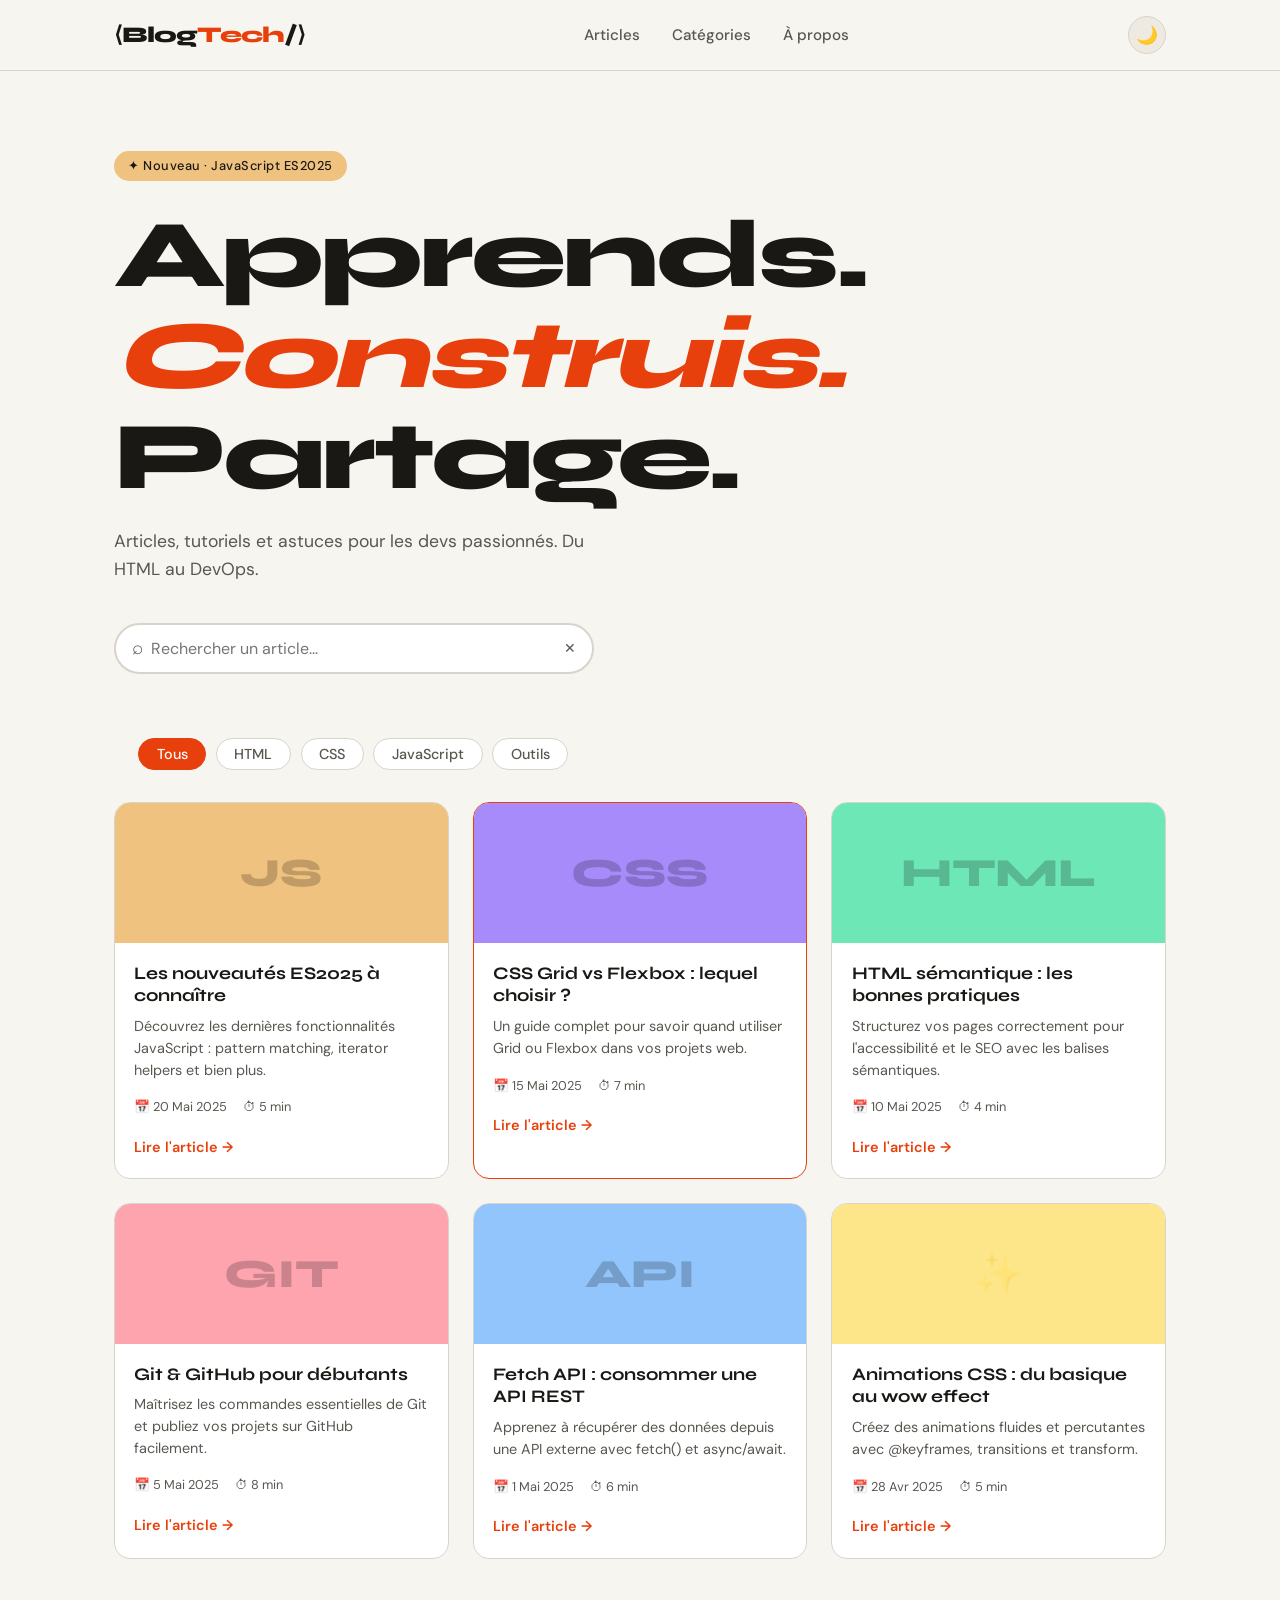
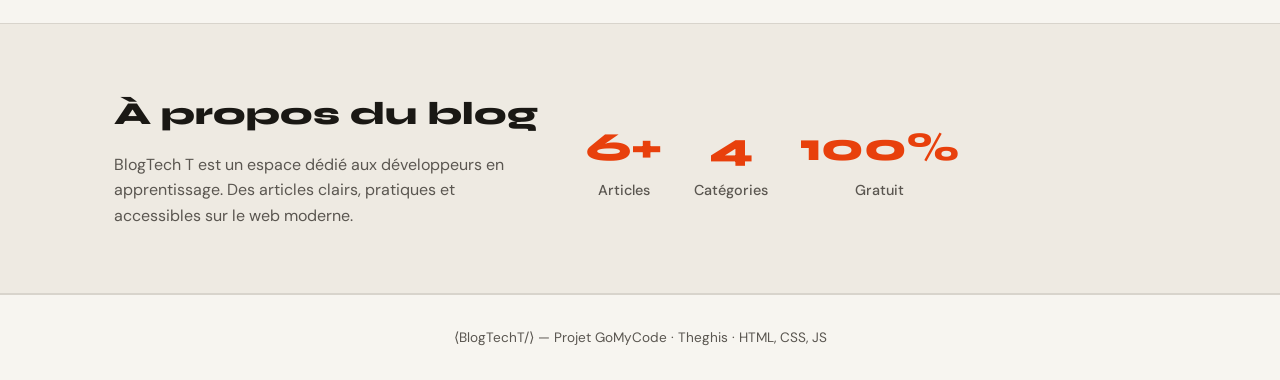
<file: index.html>
<!DOCTYPE html>
<html lang="fr" data-theme="light">
<head>
  <meta charset="UTF-8" />
  <meta name="viewport" content="width=device-width, initial-scale=1.0"/>
  <title>Blog Tech T — Articles & Tutoriels</title>
  <link rel="preconnect" href="https://fonts.googleapis.com">
  <link href="https://fonts.googleapis.com/css2?family=Syne:wght@700;800&family=DM+Sans:ital,wght@0,400;0,500;1,400&display=swap" rel="stylesheet">
  <link rel="stylesheet" href="style.css"/>
</head>
<body>

  <!-- HEADER -->
  <header class="header">
    <div class="header__inner">
      <a href="index.html" class="logo">⟨Blog<span>Tech</span>/⟩</a>
      <nav class="nav" id="nav">
        <a href="#articles">Articles</a>
        <a href="#categories">Catégories</a>
        <a href="#about">À propos</a>
      </nav>
      <div class="header__actions">
        <button class="theme-toggle" id="themeToggle" aria-label="Toggle dark mode">🌙</button>
        <button class="burger" id="burger" aria-label="Menu">
          <span></span><span></span><span></span>
        </button>
      </div>
    </div>
  </header>

  <!-- HERO -->
  <section class="hero">
    <div class="hero__tag">✦ Nouveau · JavaScript ES2025</div>
    <h1 class="hero__title">Apprends.<br><em>Construis.</em><br>Partage.</h1>
    <p class="hero__sub">Articles, tutoriels et astuces pour les devs passionnés. Du HTML au DevOps.</p>
    <div class="search-bar">
      <span class="search-icon">⌕</span>
      <input type="text" id="searchInput" placeholder="Rechercher un article..." />
      <button onclick="clearSearch()">✕</button>
    </div>
  </section>

  <!-- CATEGORIES -->
  <section class="categories" id="categories">
    <div class="container">
      <div class="filters" id="filters">
        <button class="filter-btn active" data-cat="all">Tous</button>
        <button class="filter-btn" data-cat="html">HTML</button>
        <button class="filter-btn" data-cat="css">CSS</button>
        <button class="filter-btn" data-cat="javascript">JavaScript</button>
        <button class="filter-btn" data-cat="outils">Outils</button>
      </div>
    </div>
  </section>

  <!-- ARTICLES GRID -->
  <main class="container" id="articles">
    <div class="articles-grid" id="articlesGrid">

      <article class="card" data-cat="javascript">
        <div class="card__badge">JavaScript</div>
        <div class="card__img" style="background:#f0c27f;">
          <span>JS</span>
        </div>
        <div class="card__body">
          <h2 class="card__title">Les nouveautés ES2025 à connaître</h2>
          <p class="card__desc">Découvrez les dernières fonctionnalités JavaScript : pattern matching, iterator helpers et bien plus.</p>
          <div class="card__meta">
            <span>📅 20 Mai 2025</span>
            <span>⏱ 5 min</span>
          </div>
          <a href="article.html" class="card__link">Lire l'article →</a>
        </div>
      </article>

      <article class="card featured" data-cat="css">
        <div class="card__badge">CSS</div>
        <div class="card__img" style="background:#a78bfa;">
          <span>CSS</span>
        </div>
        <div class="card__body">
          <h2 class="card__title">CSS Grid vs Flexbox : lequel choisir ?</h2>
          <p class="card__desc">Un guide complet pour savoir quand utiliser Grid ou Flexbox dans vos projets web.</p>
          <div class="card__meta">
            <span>📅 15 Mai 2025</span>
            <span>⏱ 7 min</span>
          </div>
          <a href="article.html" class="card__link">Lire l'article →</a>
        </div>
      </article>

      <article class="card" data-cat="html">
        <div class="card__badge">HTML</div>
        <div class="card__img" style="background:#6ee7b7;">
          <span>HTML</span>
        </div>
        <div class="card__body">
          <h2 class="card__title">HTML sémantique : les bonnes pratiques</h2>
          <p class="card__desc">Structurez vos pages correctement pour l'accessibilité et le SEO avec les balises sémantiques.</p>
          <div class="card__meta">
            <span>📅 10 Mai 2025</span>
            <span>⏱ 4 min</span>
          </div>
          <a href="article.html" class="card__link">Lire l'article →</a>
        </div>
      </article>

      <article class="card" data-cat="outils">
        <div class="card__badge">Outils</div>
        <div class="card__img" style="background:#fda4af;">
          <span>GIT</span>
        </div>
        <div class="card__body">
          <h2 class="card__title">Git & GitHub pour débutants</h2>
          <p class="card__desc">Maîtrisez les commandes essentielles de Git et publiez vos projets sur GitHub facilement.</p>
          <div class="card__meta">
            <span>📅 5 Mai 2025</span>
            <span>⏱ 8 min</span>
          </div>
          <a href="article.html" class="card__link">Lire l'article →</a>
        </div>
      </article>

      <article class="card" data-cat="javascript">
        <div class="card__badge">JavaScript</div>
        <div class="card__img" style="background:#93c5fd;">
          <span>API</span>
        </div>
        <div class="card__body">
          <h2 class="card__title">Fetch API : consommer une API REST</h2>
          <p class="card__desc">Apprenez à récupérer des données depuis une API externe avec fetch() et async/await.</p>
          <div class="card__meta">
            <span>📅 1 Mai 2025</span>
            <span>⏱ 6 min</span>
          </div>
          <a href="article.html" class="card__link">Lire l'article →</a>
        </div>
      </article>

      <article class="card" data-cat="css">
        <div class="card__badge">CSS</div>
        <div class="card__img" style="background:#fde68a;">
          <span>✨</span>
        </div>
        <div class="card__body">
          <h2 class="card__title">Animations CSS : du basique au wow effect</h2>
          <p class="card__desc">Créez des animations fluides et percutantes avec @keyframes, transitions et transform.</p>
          <div class="card__meta">
            <span>📅 28 Avr 2025</span>
            <span>⏱ 5 min</span>
          </div>
          <a href="article.html" class="card__link">Lire l'article →</a>
        </div>
      </article>

    </div>
    <p class="no-results" id="noResults" style="display:none;">Aucun article trouvé. 😕</p>
  </main>

  <!-- ABOUT -->
  <section class="about" id="about">
    <div class="container about__inner">
      <div class="about__text">
        <h2>À propos du blog</h2>
        <p>BlogTech T est un espace dédié aux développeurs en apprentissage. Des articles clairs, pratiques et accessibles sur le web moderne.</p>
      </div>
      <div class="about__stats">
        <div class="stat"><span>6+</span>Articles</div>
        <div class="stat"><span>4</span>Catégories</div>
        <div class="stat"><span>100%</span>Gratuit</div>
      </div>
    </div>
  </section>

  <!-- FOOTER -->
  <footer class="footer">
    <p>⟨BlogTechT/⟩ — Projet GoMyCode · Theghis · HTML, CSS, JS</p>
  </footer>

  <script src="script.js"></script>
</body>
</html>
</file>
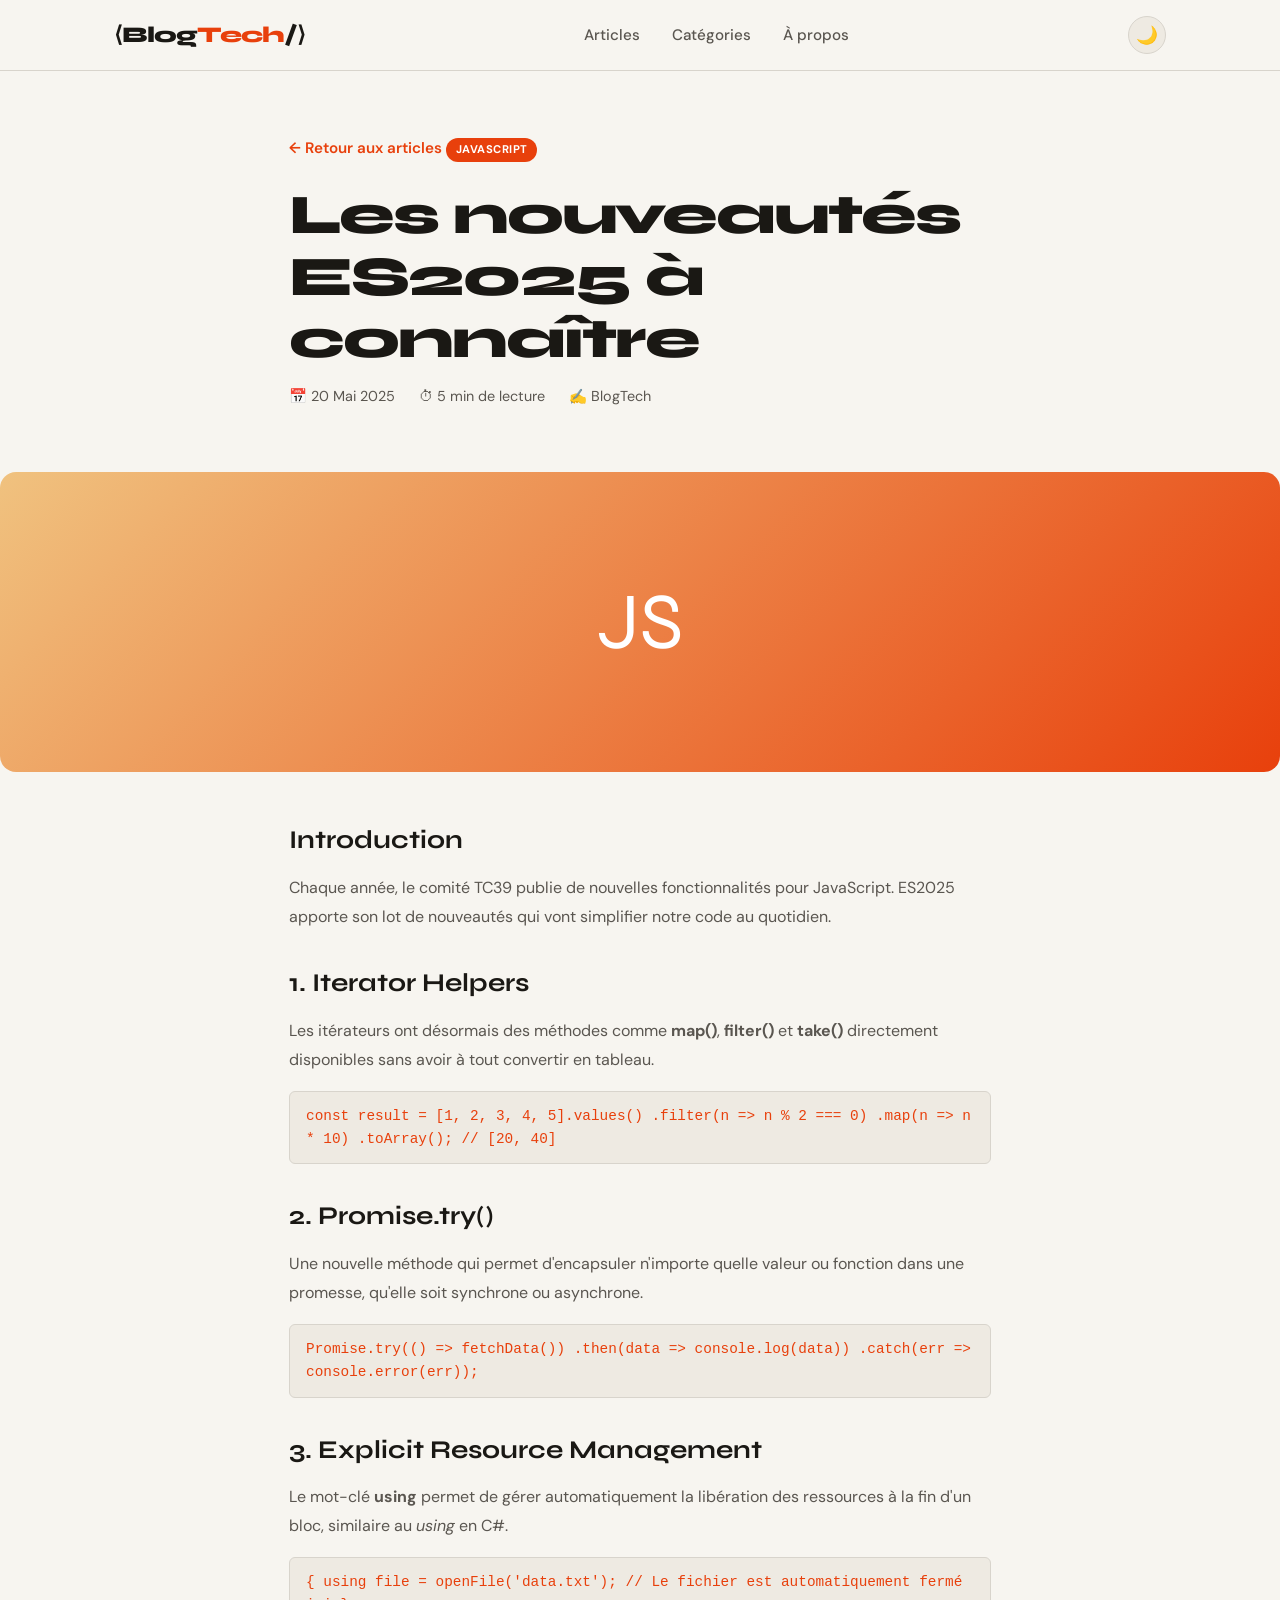
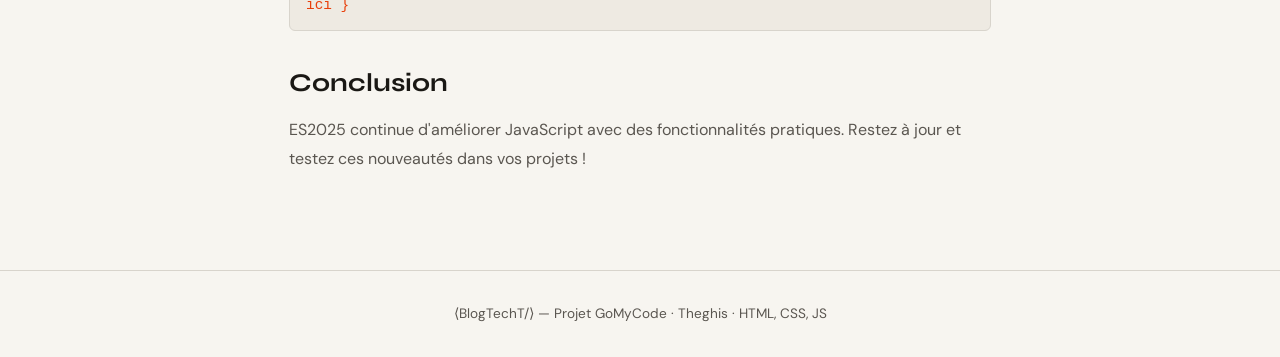
<file: article.html>
<!DOCTYPE html>
<html lang="fr" data-theme="light">
<head>
  <meta charset="UTF-8"/>
  <meta name="viewport" content="width=device-width, initial-scale=1.0"/>
  <title>Les nouveautés ES2025 — BlogTech T</title>
  <link rel="preconnect" href="https://fonts.googleapis.com">
  <link href="https://fonts.googleapis.com/css2?family=Syne:wght@700;800&family=DM+Sans:ital,wght@0,400;0,500;1,400&display=swap" rel="stylesheet">
  <link rel="stylesheet" href="style.css"/>
  <style>
    .article-hero {
      padding: 4rem 1.5rem 2rem;
      max-width: 750px;
      margin: 0 auto;
    }
    .article-hero .card__badge {
      position: static;
      display: inline-block;
      background: var(--accent);
      color: white;
      margin-bottom: 1rem;
    }
    .article-hero h1 {
      font-family: var(--font-head);
      font-size: clamp(2rem, 5vw, 3.5rem);
      font-weight: 800;
      letter-spacing: -2px;
      line-height: 1.1;
      margin-bottom: 1rem;
    }
    .article-hero .meta {
      color: var(--text2);
      font-size: 0.9rem;
      display: flex; gap: 1.5rem; flex-wrap: wrap;
      margin-bottom: 2rem;
    }
    .article-cover {
      width: 100%;
      height: 300px;
      background: linear-gradient(135deg, #f0c27f, #e8400c);
      border-radius: var(--radius);
      display: flex;
      align-items: center;
      justify-content: center;
      font-family: var(--font-head);
      font-size: 5rem;
      color: white;
      margin-bottom: 3rem;
    }
    .article-body {
      max-width: 750px;
      margin: 0 auto;
      padding: 0 1.5rem 5rem;
    }
    .article-body h2 {
      font-family: var(--font-head);
      font-size: 1.6rem;
      font-weight: 700;
      margin: 2rem 0 0.8rem;
    }
    .article-body p {
      color: var(--text2);
      margin-bottom: 1rem;
      line-height: 1.8;
    }
    .article-body code {
      background: var(--bg2);
      border: 1px solid var(--border);
      border-radius: 6px;
      padding: 0.8rem 1rem;
      display: block;
      font-size: 0.9rem;
      margin: 1rem 0;
      overflow-x: auto;
      font-family: monospace;
      color: var(--accent);
    }
    .back-link {
      display: inline-flex;
      align-items: center;
      gap: 0.5rem;
      color: var(--accent);
      font-weight: 600;
      margin-bottom: 1.5rem;
      font-size: 0.95rem;
    }
    .back-link:hover { gap: 1rem; }
  </style>
</head>
<body>

  <header class="header">
    <div class="header__inner">
      <a href="index.html" class="logo">⟨Blog<span>Tech</span>/⟩</a>
      <nav class="nav" id="nav">
        <a href="index.html#articles">Articles</a>
        <a href="index.html#categories">Catégories</a>
        <a href="index.html#about">À propos</a>
      </nav>
      <div class="header__actions">
        <button class="theme-toggle" id="themeToggle" aria-label="Toggle dark mode">🌙</button>
        <button class="burger" id="burger" aria-label="Menu">
          <span></span><span></span><span></span>
        </button>
      </div>
    </div>
  </header>

  <div class="article-hero">
    <a href="index.html" class="back-link">← Retour aux articles</a>
    <div class="card__badge">JavaScript</div>
    <h1>Les nouveautés ES2025 à connaître</h1>
    <div class="meta">
      <span>📅 20 Mai 2025</span>
      <span>⏱ 5 min de lecture</span>
      <span>✍️ BlogTech</span>
    </div>
  </div>

  <div class="article-cover">JS</div>

  <div class="article-body">
    <h2>Introduction</h2>
    <p>Chaque année, le comité TC39 publie de nouvelles fonctionnalités pour JavaScript. ES2025 apporte son lot de nouveautés qui vont simplifier notre code au quotidien.</p>

    <h2>1. Iterator Helpers</h2>
    <p>Les itérateurs ont désormais des méthodes comme <strong>map()</strong>, <strong>filter()</strong> et <strong>take()</strong> directement disponibles sans avoir à tout convertir en tableau.</p>
    <code>
const result = [1, 2, 3, 4, 5].values()
  .filter(n => n % 2 === 0)
  .map(n => n * 10)
  .toArray(); // [20, 40]
    </code>

    <h2>2. Promise.try()</h2>
    <p>Une nouvelle méthode qui permet d'encapsuler n'importe quelle valeur ou fonction dans une promesse, qu'elle soit synchrone ou asynchrone.</p>
    <code>
Promise.try(() => fetchData())
  .then(data => console.log(data))
  .catch(err => console.error(err));
    </code>

    <h2>3. Explicit Resource Management</h2>
    <p>Le mot-clé <strong>using</strong> permet de gérer automatiquement la libération des ressources à la fin d'un bloc, similaire au <em>using</em> en C#.</p>
    <code>
{
  using file = openFile('data.txt');
  // Le fichier est automatiquement fermé ici
}
    </code>

    <h2>Conclusion</h2>
    <p>ES2025 continue d'améliorer JavaScript avec des fonctionnalités pratiques. Restez à jour et testez ces nouveautés dans vos projets !</p>
  </div>

  <footer class="footer">
    <p>⟨BlogTechT/⟩ — Projet GoMyCode · Theghis · HTML, CSS, JS</p>
  </footer>

  <script src="script.js"></script>
</body>
</html>
</file>
<file: style.css>
/* ===== CSS VARIABLES ===== */
:root {
  --bg: #f7f5f0;
  --bg2: #eeeae2;
  --surface: #ffffff;
  --text: #1a1814;
  --text2: #5a5650;
  --accent: #e8400c;
  --accent2: #f0c27f;
  --border: #d8d4cc;
  --shadow: rgba(0,0,0,0.08);
  --radius: 16px;
  --font-head: 'Syne', sans-serif;
  --font-body: 'DM Sans', sans-serif;
}

[data-theme="dark"] {
  --bg: #0f0e0c;
  --bg2: #1a1916;
  --surface: #232220;
  --text: #f0ece4;
  --text2: #9a9690;
  --border: #333230;
  --shadow: rgba(0,0,0,0.3);
}

/* ===== RESET ===== */
*, *::before, *::after { box-sizing: border-box; margin: 0; padding: 0; }
html { scroll-behavior: smooth; }

body {
  font-family: var(--font-body);
  background: var(--bg);
  color: var(--text);
  transition: background 0.3s, color 0.3s;
  line-height: 1.6;
}

a { text-decoration: none; color: inherit; }
img { max-width: 100%; }

.container {
  max-width: 1100px;
  margin: 0 auto;
  padding: 0 1.5rem;
}

/* ===== HEADER ===== */
.header {
  position: sticky;
  top: 0;
  z-index: 100;
  background: var(--bg);
  border-bottom: 1px solid var(--border);
  backdrop-filter: blur(10px);
}

.header__inner {
  max-width: 1100px;
  margin: 0 auto;
  padding: 1rem 1.5rem;
  display: flex;
  align-items: center;
  justify-content: space-between;
  gap: 1rem;
}

.logo {
  font-family: var(--font-head);
  font-size: 1.4rem;
  font-weight: 800;
  letter-spacing: -1px;
}
.logo span { color: var(--accent); }

.nav {
  display: flex;
  gap: 2rem;
}

.nav a {
  font-size: 0.95rem;
  font-weight: 500;
  color: var(--text2);
  transition: color 0.2s;
  position: relative;
}

.nav a::after {
  content: '';
  position: absolute;
  bottom: -2px; left: 0;
  width: 0; height: 2px;
  background: var(--accent);
  transition: width 0.2s;
}

.nav a:hover { color: var(--text); }
.nav a:hover::after { width: 100%; }

.header__actions { display: flex; gap: 0.5rem; align-items: center; }

.theme-toggle {
  background: var(--bg2);
  border: 1px solid var(--border);
  border-radius: 50%;
  width: 38px; height: 38px;
  font-size: 1.1rem;
  cursor: pointer;
  transition: transform 0.2s;
}
.theme-toggle:hover { transform: rotate(20deg); }

.burger {
  display: none;
  flex-direction: column;
  gap: 5px;
  background: none;
  border: none;
  cursor: pointer;
  padding: 4px;
}
.burger span {
  display: block;
  width: 24px; height: 2px;
  background: var(--text);
  border-radius: 2px;
  transition: 0.3s;
}

/* ===== HERO ===== */
.hero {
  padding: 5rem 1.5rem 4rem;
  max-width: 1100px;
  margin: 0 auto;
}

.hero__tag {
  display: inline-block;
  background: var(--accent2);
  color: #1a1814;
  font-size: 0.8rem;
  font-weight: 500;
  padding: 0.3rem 0.9rem;
  border-radius: 999px;
  margin-bottom: 1.5rem;
  letter-spacing: 0.5px;
}

.hero__title {
  font-family: var(--font-head);
  font-size: clamp(3rem, 8vw, 6rem);
  font-weight: 800;
  line-height: 1.05;
  letter-spacing: -3px;
  margin-bottom: 1.2rem;
  animation: fadeUp 0.6s ease both;
}

.hero__title em {
  color: var(--accent);
  font-style: italic;
}

.hero__sub {
  font-size: 1.1rem;
  color: var(--text2);
  max-width: 500px;
  margin-bottom: 2.5rem;
  animation: fadeUp 0.6s 0.1s ease both;
}

/* ===== SEARCH ===== */
.search-bar {
  display: flex;
  align-items: center;
  background: var(--surface);
  border: 2px solid var(--border);
  border-radius: 999px;
  padding: 0.5rem 1rem;
  max-width: 480px;
  gap: 0.5rem;
  transition: border-color 0.2s;
  animation: fadeUp 0.6s 0.2s ease both;
}

.search-bar:focus-within { border-color: var(--accent); }

.search-icon { font-size: 1.2rem; color: var(--text2); }

.search-bar input {
  flex: 1;
  border: none;
  background: none;
  outline: none;
  font-size: 1rem;
  font-family: var(--font-body);
  color: var(--text);
}

.search-bar button {
  background: none;
  border: none;
  cursor: pointer;
  color: var(--text2);
  font-size: 0.9rem;
  transition: color 0.2s;
}
.search-bar button:hover { color: var(--accent); }

/* ===== CATEGORIES / FILTERS ===== */
.categories {
  padding: 0 0 2rem;
}

.filters {
  display: flex;
  gap: 0.6rem;
  flex-wrap: wrap;
  padding: 0 1.5rem;
  max-width: 1100px;
  margin: 0 auto;
}

.filter-btn {
  background: var(--surface);
  border: 1.5px solid var(--border);
  border-radius: 999px;
  padding: 0.4rem 1.1rem;
  font-size: 0.9rem;
  font-family: var(--font-body);
  font-weight: 500;
  cursor: pointer;
  color: var(--text2);
  transition: all 0.2s;
}

.filter-btn:hover,
.filter-btn.active {
  background: var(--accent);
  border-color: var(--accent);
  color: white;
}

/* ===== ARTICLES GRID ===== */
.articles-grid {
  display: grid;
  grid-template-columns: repeat(auto-fill, minmax(300px, 1fr));
  gap: 1.5rem;
  padding: 0 0 4rem;
}

/* ===== CARD ===== */
.card {
  background: var(--surface);
  border: 1.5px solid var(--border);
  border-radius: var(--radius);
  overflow: hidden;
  transition: transform 0.25s, box-shadow 0.25s;
  animation: fadeUp 0.5s ease both;
}

.card:hover {
  transform: translateY(-6px);
  box-shadow: 0 20px 40px var(--shadow);
}

.card.featured {
  grid-column: span 1;
  border-color: var(--accent);
}

.card__badge {
  position: absolute;
  top: 0.8rem; left: 0.8rem;
  background: rgba(0,0,0,0.5);
  color: white;
  font-size: 0.7rem;
  font-weight: 700;
  padding: 0.2rem 0.6rem;
  border-radius: 999px;
  letter-spacing: 0.5px;
  text-transform: uppercase;
}

.card__img {
  position: relative;
  height: 140px;
  display: flex;
  align-items: center;
  justify-content: center;
  font-family: var(--font-head);
  font-size: 2.5rem;
  font-weight: 800;
  color: rgba(0,0,0,0.2);
}

.card__body {
  padding: 1.2rem;
}

.card__title {
  font-family: var(--font-head);
  font-size: 1.1rem;
  font-weight: 700;
  margin-bottom: 0.5rem;
  line-height: 1.3;
}

.card__desc {
  font-size: 0.9rem;
  color: var(--text2);
  margin-bottom: 1rem;
  line-height: 1.5;
}

.card__meta {
  display: flex;
  gap: 1rem;
  font-size: 0.8rem;
  color: var(--text2);
  margin-bottom: 1rem;
}

.card__link {
  display: inline-block;
  color: var(--accent);
  font-weight: 600;
  font-size: 0.9rem;
  transition: gap 0.2s;
}
.card__link:hover { letter-spacing: 0.5px; }

.no-results {
  text-align: center;
  padding: 3rem;
  color: var(--text2);
  font-size: 1.1rem;
}

/* ===== ABOUT ===== */
.about {
  background: var(--bg2);
  border-top: 1px solid var(--border);
  border-bottom: 1px solid var(--border);
  padding: 4rem 1.5rem;
}

.about__inner {
  display: flex;
  gap: 3rem;
  align-items: center;
  flex-wrap: wrap;
}

.about__text h2 {
  font-family: var(--font-head);
  font-size: 2rem;
  font-weight: 800;
  margin-bottom: 0.8rem;
}

.about__text p {
  color: var(--text2);
  max-width: 400px;
}

.about__stats {
  display: flex;
  gap: 2rem;
  flex-wrap: wrap;
}

.stat {
  text-align: center;
}

.stat span {
  display: block;
  font-family: var(--font-head);
  font-size: 2.5rem;
  font-weight: 800;
  color: var(--accent);
}

.stat {
  font-size: 0.9rem;
  color: var(--text2);
  font-weight: 500;
}

/* ===== FOOTER ===== */
.footer {
  text-align: center;
  padding: 2rem 1.5rem;
  font-size: 0.85rem;
  color: var(--text2);
  border-top: 1px solid var(--border);
}

/* ===== ANIMATIONS ===== */
@keyframes fadeUp {
  from { opacity: 0; transform: translateY(20px); }
  to   { opacity: 1; transform: translateY(0); }
}

/* ===== RESPONSIVE ===== */
@media (max-width: 768px) {
  .nav {
    display: none;
    position: fixed;
    top: 65px; left: 0; right: 0;
    background: var(--bg);
    border-bottom: 1px solid var(--border);
    flex-direction: column;
    padding: 1.5rem;
    gap: 1.2rem;
    z-index: 99;
  }

  .nav.open { display: flex; }

  .burger { display: flex; }

  .hero__title { letter-spacing: -2px; }

  .articles-grid { grid-template-columns: 1fr; }

  .about__inner { flex-direction: column; gap: 2rem; }
}
</file>
